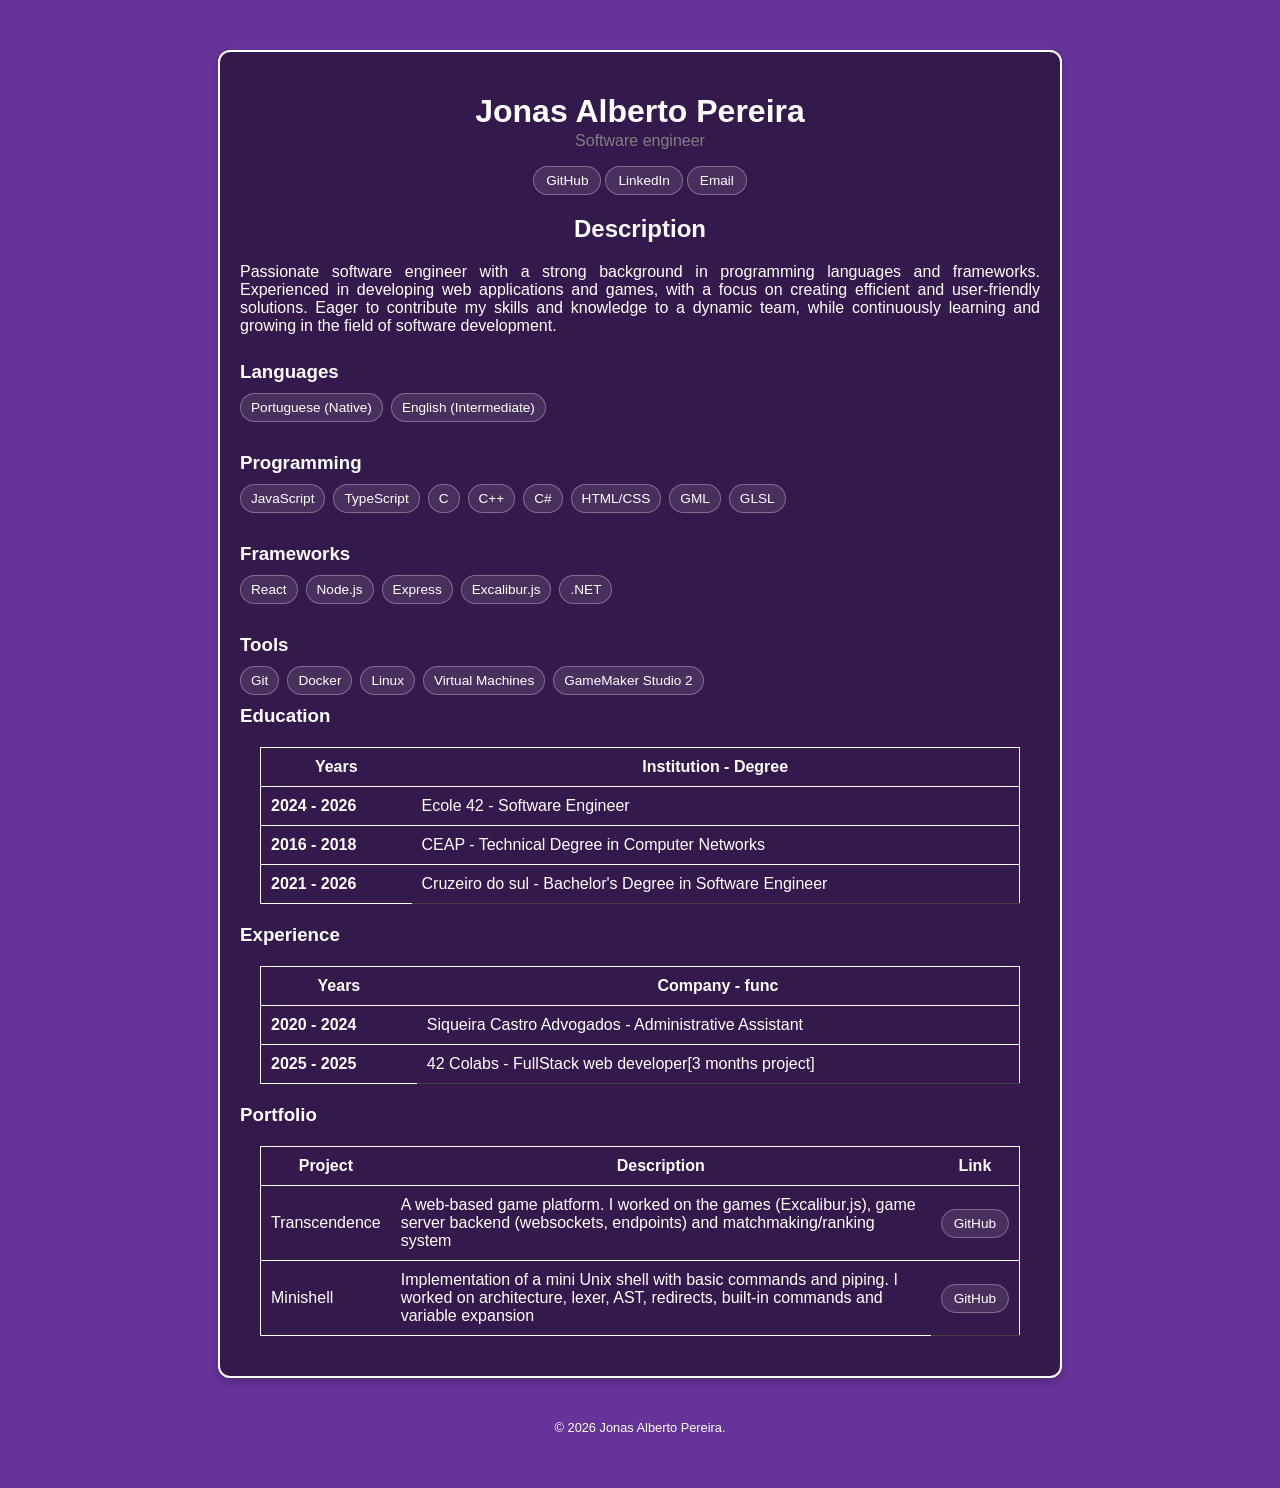
<file: Django-0/Initiation/ex01/cv.html>
<!DOCTYPE html>
<html lang="en-us">
	<head>
		<meta charset="UTF-8">
		<meta
			name="viewport"
			content="
				width=device-width,
				initial-scale=1.0
			"
		>
		<meta
			name="description"
			content="Resume"
		>
		<style>
			footer {
				margin-top: 20px;
				font-size: 0.8em;
				color: white;
			}
			body {
				margin: 0;
				min-height: 100vh;
				display: flex;
				flex-direction: column;
				justify-content: center;
				align-items: center;
				font-family: Arial, sans-serif;
				color: white;
				background-color: rebeccapurple;
				padding: 40px 0;
			}
			.card {
				margin: 10px;
				border: solid 2px white;
				border-collapse: collapse;
				background-color: rgba(0, 0, 0, .5);
				border-radius: 12px;
				padding: 20px;
				width: 100%;
				max-width: 800px;
				box-shadow: 0 4px 8px rgba(0, 0, 0, .2);
				text-align: center;
			}
			.subtitle {
				margin-top: -20px;
				color: gray;
			}
			.table {
				border-collapse: collapse;
				border: 1px solid white;
				margin: 20px;
				width: 95%;
			}
			.table th {
				padding: 10px;
				border-bottom: 1px solid white;
			}
			.table td {
				padding: 10px;
				border-bottom: 1px solid white;
				text-align: left;
			}
			.table td a {
				text-decoration: none;
				color: white;
				background: rgba(255, 255, 255, 0.1);
				border: 1px solid rgba(255, 255, 255, 0.3);
				padding: 6px 12px;
				border-radius: 20px;
				transition: 0.2s ease;
				font-size: 0.85rem;
			}
			.table td a:hover {
				background: white;
				color: rebeccapurple;
			}
			.table ul,
			.table ol {
				margin: 0;
				padding-left: 20px;
				text-align: end;
				list-style-position: inside;
			}
			.table tr:last-child td:last-child {
				border-color: #424242;
			}
			.links {
				display: flex;
				justify-content: center;
				gap: 4px;
				margin: 15px 0;
				flex-wrap: wrap;
			}
			.links a {
				text-decoration: none;
				color: white;
				background: rgba(255, 255, 255, 0.1);
				border: 1px solid rgba(255, 255, 255, 0.3);
				padding: 6px 12px;
				border-radius: 20px;
				transition: 0.2s ease;
				font-size: 0.85rem;
			}
			.links a:hover {
				background: white;
				color: rebeccapurple;
			}
			.description {
				text-align: justify;
				width: 100%;
			}
			.table_tittle {
				text-align: left;
				margin: 10px 0;
			}
			.skills {
				display: grid;
				gap: 20px;
				margin-top: 15px;
				text-align: left;
			}

			.skill-group h4 {
				margin-bottom: 10px;
				color: #ddd;
			}

			.tag-list {
				list-style: none;
				padding: 0;
				margin: 0;
				display: flex;
				flex-wrap: wrap;
				gap: 8px;
			}

			.tag-list li {
				background: rgba(255, 255, 255, 0.1);
				border: 1px solid rgba(255, 255, 255, 0.3);
				padding: 6px 10px;
				border-radius: 20px;
				font-size: 0.85rem;
				transition: 0.2s ease;
			}

			.tag-list li:hover {
				background: white;
				color: rebeccapurple;
				cursor: default;
			}
		</style>

		<title>Resume</title>
	</head>
	<body>
		<div class="card">
			<h1 style="color: white;">Jonas Alberto Pereira</h1>
			<p class="subtitle">Software engineer</p>
			
			<div class="links">
				<a href="https://github.com/oJonasRtz">GitHub</a>
				<a href="https://www.linkedin.com/in/jonasalpereira/">LinkedIn</a>
				<a href="mailto:jonasper19@gmail.com">Email</a>
			</div>

			<h2>Description</h2>
			<p class="description">
				Passionate software engineer with a strong background in programming languages and frameworks. Experienced in developing web applications and games, with a focus on creating efficient and user-friendly solutions. Eager to contribute my skills and knowledge to a dynamic team, while continuously learning and growing in the field of software development.
			</p>

			<div class="skills">
			
				<div class="skill-group">
					<h3 class="table_tittle">Languages</h3>
					<ol class="tag-list">
						<li>Portuguese (Native)</li>
						<li>English (Intermediate)</li>
					</ol>
				</div>
			
				<div class="skill-group">
					<h3 class="table_tittle">Programming</h3>
					<ul class="tag-list">
						<li>JavaScript</li>
						<li>TypeScript</li>
						<li>C</li>
						<li>C++</li>
						<li>C#</li>
						<li>HTML/CSS</li>
						<li>GML</li>
						<li>GLSL</li>
					</ul>
				</div>
			
				<div class="skill-group">
					<h3 class="table_tittle">Frameworks</h3>
					<ul class="tag-list">
						<li>React</li>
						<li>Node.js</li>
						<li>Express</li>
						<li>Excalibur.js</li>
						<li>.NET</li>
					</ul>
				</div>
			
				<div class="skill-group">
					<h3 class="table_tittle">Tools</h3>
					<ul class="tag-list">
						<li>Git</li>
						<li>Docker</li>
						<li>Linux</li>
						<li>Virtual Machines</li>
						<li>GameMaker Studio 2</li>
					</ul>
				</div>
			
			</div>

			<h3 class="table_tittle">Education</h3>
			<table class="table">
				<tr>
					<th>Years</th>
					<th>Institution - Degree</th>
				</tr>
				<tr>
					<td><strong>2024 - 2026</strong></td>
					<td>Ecole 42 - Software Engineer</td>
				</tr>
				<tr>
					<td><strong>2016 - 2018</strong></td>
					<td>CEAP - Technical Degree in Computer Networks</td>
				</tr>
				<tr>
					<td><strong>2021 - 2026</strong></td>
					<td>Cruzeiro do sul - Bachelor's Degree in Software Engineer</td>
				</tr>
			</table>

			<h3 class="table_tittle">Experience</h3>
			<table class="table">
				<tr>
					<th>Years</th>
					<th>Company - func</th>
				</tr>
				<tr>
					<td><strong>2020 - 2024</strong></td>
					<td>Siqueira Castro Advogados - Administrative Assistant</td>
				</tr>
				<tr>
					<td><strong>2025 - 2025</strong></td>
					<td>42 Colabs - FullStack web developer[3 months project]</td>
				</tr>
			</table>

			<h3 class="table_tittle">Portfolio</h3>
			<table class="table">
				<tr>
					<th>Project</th>
					<th>Description</th>
					<th>Link</th>
				</tr>
				<tr>
					<td>Transcendence</td>
					<td>A web-based game platform. I worked on the games (Excalibur.js), game server backend (websockets, endpoints) and matchmaking/ranking system</td>
					<td><a href="https://github.com/oJonasRtz/transcendence" target="_blank">GitHub</a></td>
				</tr>
				<tr>
					<td>Minishell</td>
					<td>Implementation of a mini Unix shell with basic commands and piping. I worked on architecture, lexer, AST, redirects, built-in commands and variable expansion</td>
					<td><a href="https://github.com/oJonasRtz/minishell" target="_blank">GitHub</a></td>
				</tr>
			</table>
		</div>

		<footer class="footer">
			<p>&copy; 2026 Jonas Alberto Pereira.</p>
		</footer>
	</body>
</html>
</file>
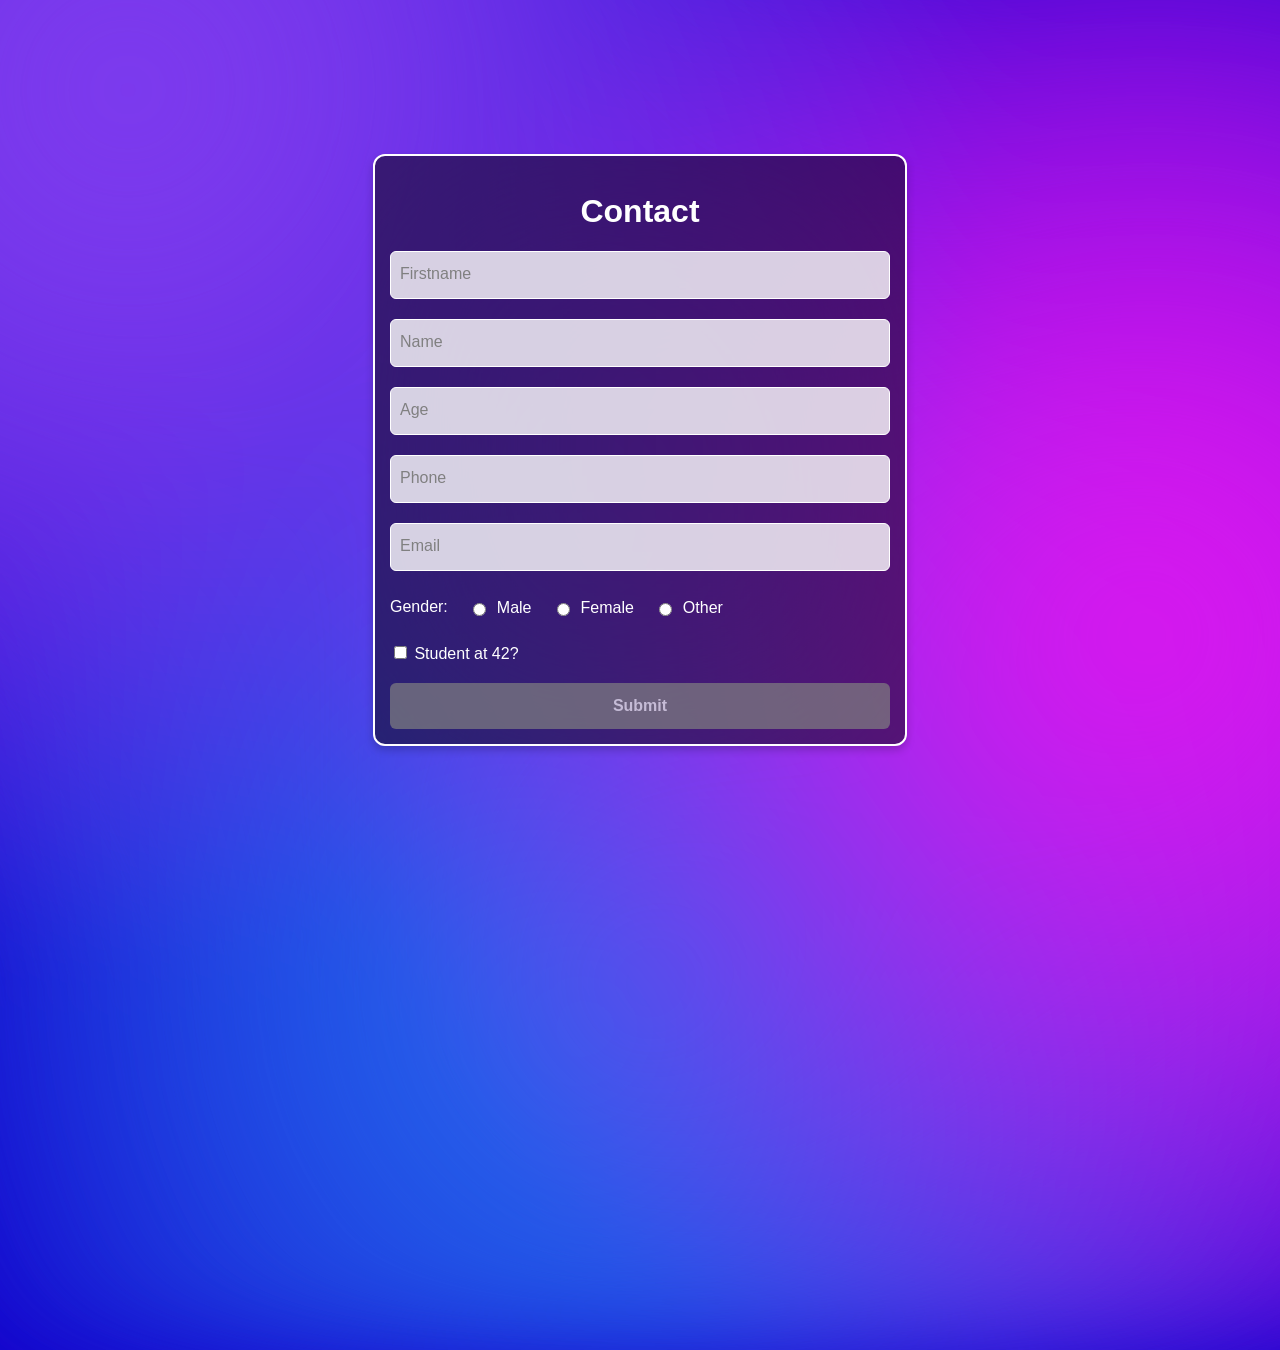
<file: Django-0/Initiation/ex02/form.html>
<!DOCTYPE html>
<html>
	<head>
		<meta charset="UTF-8">
		<meta
			name="viewport"
			content="
				width=device-width,
				initial-scale=1.0
			"
		>
		<meta
			name="description"
			content="Form"
		>

		<title>My Awesome Form</title>

		<style>
			body {
				margin: 0;
				min-height: 100vh;
				display: grid;
				place-items: center;
				font-family: Arial, sans-serif;
				color: white;
				padding: 40px 0;
				box-sizing: border-box;
				background: #1400cc;
				overflow: hidden;
				position: relative;
			}
			body::before,
			body::after {
				content: "";
				position: absolute;
				width: 200%;
				height: 200%;
				top: -50%;
				left: -50%;
				background: radial-gradient(circle at 30% 30%, #7c3aed, transparent 40%),
							radial-gradient(circle at 70% 60%, #d518ee, transparent 40%),
							radial-gradient(circle at 50% 80%, #2563eb, transparent 40%);
				animation: rotateBg 2s linear infinite;
				z-index: -1;
				filter: blur(50px);
			}

			body::after {
				animation-direction: reverse;
				animation-duration: 30s;
				opacity: 1;
			}
			.field {
				position: relative;
				margin-bottom: 20px;
				display: flex;
			}

			.field input[type="number"],
			.field input[type="tel"],
			.field input[type="email"],
			.field input[type="text"] {
				flex: 1;
				padding: 14px 10px;
				border: 1px solid white;
				border-radius: 6px;
				background-color: rgba(255, 255, 255, .8);
				font-size: 1em;
				outline: none;
			}

			.field label {
				position: absolute;
				left: 10px;
				top: 14px;
				color: gray;
				font-size: 1em;
				pointer-events: none;
				transition: 0.2s ease all;
			}

			/* focus or value */
			.field input:focus + label,
			.field input:not(:placeholder-shown) + label {
				top: -8px;
				left: 8px;
				font-size: 0.75em;
				color: white;
				background: rebeccapurple;
				padding: 0 4px;
			}

			.card {
				margin: 10px;
				border: solid 2px white;
				border-collapse: collapse;
				background-color: rgba(0, 0, 0, .5);
				border-radius: 12px;
				padding: 15px;
				width: 100%;
				max-width: 500px;
				box-shadow: 0 4px 8px rgba(0, 0, 0, .2);
				text-align: center;
				backdrop-filter: blur(120px);
			}
			.card button {
				width: 100%;
				padding: 14px;
				border: none;
				border-radius: 6px;
				background: linear-gradient(135deg, #3b82f6, #2563eb);
				color: white;
				font-size: 1em;
				cursor: pointer;
				transition: all 0.2s ease;
				font-weight: bold;
				box-shadow: 0 4px 10px rgba(0, 0, 0, .2);
			}
			.card button:hover {
				transform: translateY(-2px);
				box-shadow: 0 6px 12px rgba(0, 0, 0, .3);
			}
			.card button:active {
				transform: translateY(0);
				box-shadow: 0 3px 8px rgba(0, 0, 0, .2);
			}
			.card button:focus {
				outline: 2px solid white;
				outline-offset: 2px;
			}
			.card button:disabled {
				background: gray;
				cursor: not-allowed;
				box-shadow: none;
				opacity: .7;
			}

			.radio-option {
				display: flex;
				align-items: center;
				gap: 8px;
				margin-bottom: 6px;
				cursor: pointer;
			}
			.gender-field {
				display: flex;
				margin-bottom: 20px;
				text-align: left;
				gap: 20px;
				align-items: center;
			}
			.gender-field input[type="radio"] {
				transition: transform 0.15s ease;
			}
			.gender-field input[type="radio"]:hover {
				transform: scale(1.2);
			}
			.gender-field input[type="radio"]:active {
				transform: scale(0.9);
			}
			.radio-group {
				display: flex;
				gap: 20px;
				margin-top: 8px;
			}
			.check-group {
				margin-bottom: 20px;
				text-align: left;
			}
			.check-group input[type="checkbox"] {
				transition: transform 0.15s ease;
			}
			.check-group input[type="checkbox"]:active {
				transform: scale(0.9);
			}
			.check-group input[type="checkbox"]:hover {
				transform: scale(1.1);
			}
			.check-group input[type="checkbox"]:checked {
				animation: bounce 0.3s ease;
			}

			@keyframes rotateBg {
				0% {
					transform: rotate(0deg) scale(1);
				}
				50% {
					transform: rotate(180deg) scale(1.2);
				}
				100% {
					transform: rotate(360deg) scale(1);
				}
			}

			@keyframes bounce {
				0% { transform: scale(1);}
				30% { transform: scale(1.3);}
				60% { transform: scale(.9);}
				100% { transform: scale(1);}
			}
		</style>

		<script src="popup.js" defer></script>
	</head>
	<body>

		<form class="card" id="contact-form">
			<h1>Contact</h1>

			<div class="field">
				<input id="firstname" type="text" name="firstname" placeholder=" " required>
				<label>Firstname</label>
			</div>
			
			<div class="field">
				<input type="text" id="name" name="name" placeholder=" " required>
				<label>Name</label>
			</div>
			
			<div class="field">
				<input type="number" id="age" name="age" placeholder=" " required>
				<label>Age</label>
			</div>
			
			<div class="field">
				<input type="tel" id="phone" name="phone" placeholder=" " required>
				<label>Phone</label>
			</div>

			<div class="field">
				<input type="email" id="email" name="email" placeholder=" " required>
				<label>Email</label>
			</div>
			
			<!-- checkboxes -->

			<div class="gender-field">
				<label>Gender: </label>

				<div class="radio-group">
					<label class="radio-option">
						<input type="radio" id="gender_male" name="gender" value="male" required>
						Male
					</label>
					<label class="radio-option">
						<input type="radio" id="gender_female" name="gender" value="female">
						Female
					</label>
					<label class="radio-option">
						<input type="radio" id="gender_other" name="gender" value="other">
						Other
					</label>
				</div>
			</div>

			<div class="check-group">
				<label>
					<input type="checkbox" id="student" name="is_student" value="yes">
					Student at 42?
				</label>
			</div>

			<button id="submit_btn" type="submit" onclick="displayFormContents()" disabled>Submit</button>
		</form>
		<script>
			const form = document.getElementById('contact-form');
			const button = document.getElementById('submit_btn');

			form.addEventListener('input', () => {
				button.disabled = !form.checkValidity();
			})
		</script>
	</body>
</html>
</file>
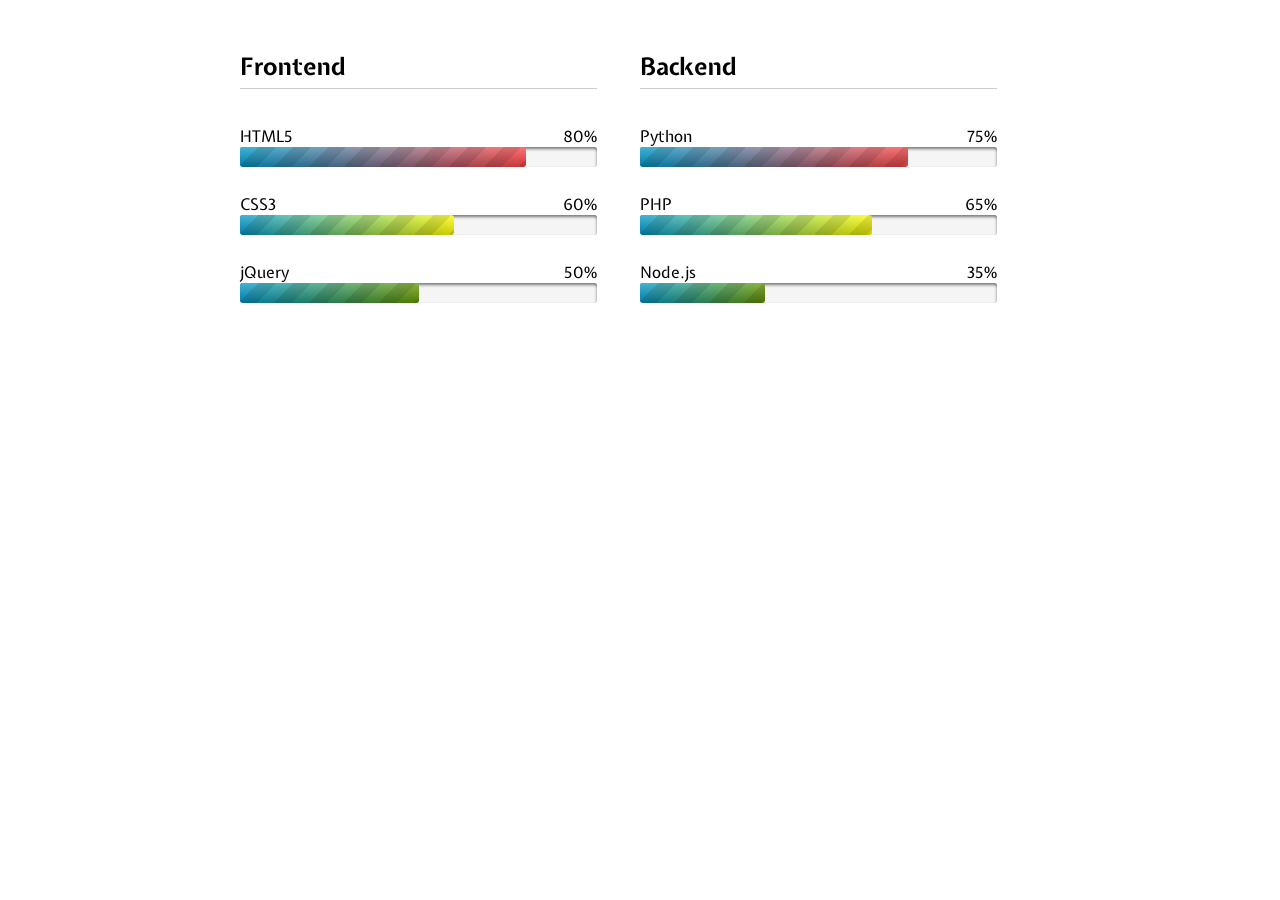
<file: Django-0/Initiation/ex03/copy.html>
<!DOCTYPE html>
<html lang="en">
	<head>
		<meta charset="UTF-8">
		<meta
			name="viewport"
			content="
				width=device-width,
				initial-scale=1.0
			"
		>
		<title>Copycat</title>
		<link
			rel="stylesheet"
			href="style.css"
		/>
	</head>
	<body>
		<ul>
			<li>
				<h2>Frontend</h2>
				
				<p data-value="80">HTML5</p>
				<progress class="html5" value="80" max="100"></progress>

				<p data-value="60">CSS3</p>
				<progress class="css3" value="60" max="100"></progress>

				<p data-value="50">jQuery</p>
				<progress class="jquery" value="50" max="100"></progress>
			</li>
			<li>
				<h2>Backend</h2>

				<p data-value="75">Python</p>
				<progress class="python" value="75" max="100"></progress>

				<p data-value="65">PHP</p>
				<progress class="php" value="65" max="100"></progress>

				<p data-value="35">Node.js</p>
				<progress class="node-js" value="35" max="100"></progress>
			</li>
		</ul>
	</body>
</html>
</file>
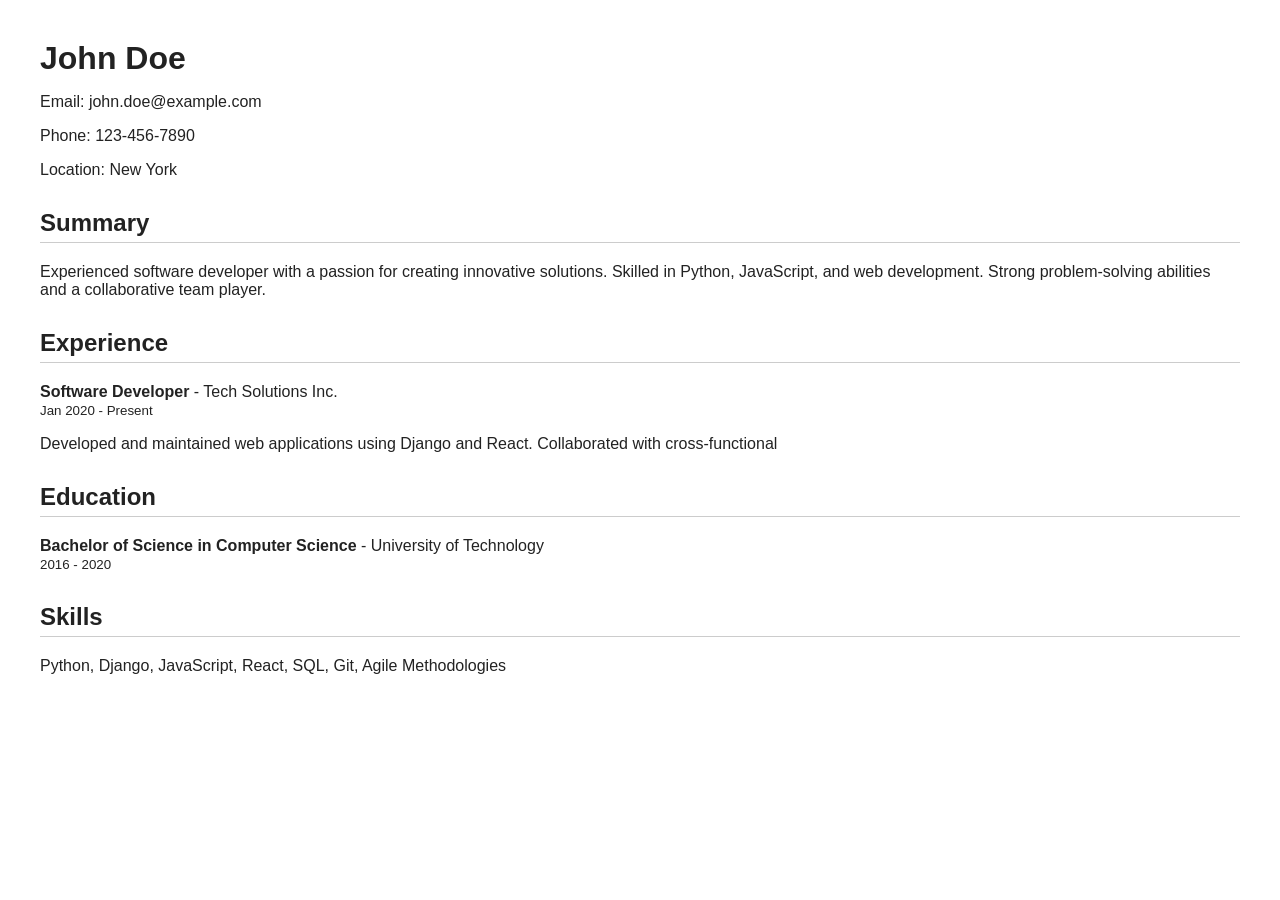
<file: Django-0/Oob/ex00/myCv.html>
<!DOCTYPE html>
<html lang="en">
	<head>
		<meta charset="utf-8">
		<meta name="viewport" content="width=device-width, initial-scale=1">
		<title>John Doe's CV</title>

		<style>
			body {
				font-family: Arial, sans-serif;
				margin: 40px;
				color: #222;
			}

			h1 {
				margin-bottom: 5px;
			}

			h2 {
				margin-top: 30px;
				border-bottom: 1px solid #ccc;
				padding-bottom: 5px;
			}

			.info {
				margin-bottom: 20px;
			}

			.section {
				margin-bottom: 20px;
			}

			.item {
				margin-bottom: 10px;
			}
		</style>
	</head>
	<body>
		<main>
			<h1>John Doe</h1>

			<header class="info">
				<p>Email: john.doe@example.com</p>
				<p>Phone: 123-456-7890</p>
				<p>Location: New York</p>
			</header>

			<section class="section">
				<h2>Summary</h2>
				<p>Experienced software developer with a passion for creating innovative solutions. Skilled in Python, JavaScript, and web development. Strong problem-solving abilities and a collaborative team player.</p>
			</section>

			<section class="section">
				<h2>Experience</h2>

				<div class="item">
					<strong>Software Developer</strong> - Tech Solutions Inc.<br>
					<small>Jan 2020 - Present</small>
					<p>Developed and maintained web applications using Django and React. Collaborated with cross-functional</p>
				</div>
			</section>

			<section class="section">
				<h2>Education</h2>

				<div class="item">
					<strong>Bachelor of Science in Computer Science</strong> - University of Technology<br>
					<small>2016 - 2020</small>
				</div>
			</section>

			<section class="section">
				<h2>Skills</h2>
				<p>Python, Django, JavaScript, React, SQL, Git, Agile Methodologies</p>
			</section>
		</main>
	</body>
</html>
</file>
<file: Django-0/Initiation/ex03/style.css>
@import url(http://fonts.googleapis.com/css?family=Expletus+Sans);

/* Basic resets */

* {
	margin:0; padding:0;
	box-sizing: border-box;
}

body {
margin: 50px auto 0;
max-width: 800px;

font-family: "Expletus Sans", sans-serif;
}

li {

	width: 50%;
	float: left;
	list-style-type: none;

	padding-right: 5.3333333%;
}

li:nth-child(even) { margin-bottom: 5em;}

h2 {
	margin: 0 0 1.5em;
	border-bottom: 1px solid #ccc;

	padding: 0 0 .25em;
}

/* Styling an indeterminate progress bar */

progress:not(value) {
	/* Add your styles here. As part of this walkthrough we will focus only on determinate progress bars. */
}

/* Styling the determinate progress element */

progress[value] {
	/* Get rid of the default appearance */
	appearance: none;

	/* This unfortunately leaves a trail of border behind in Firefox and Opera. We can remove that by setting the border to none. */
	border: none;

	/* Add dimensions */
	width: 100%; height: 20px;

	/* Although firefox doesn't provide any additional pseudo class to style the progress element container, any style applied here works on the container. */
	  background-color: whiteSmoke;
	  border-radius: 3px;
	  box-shadow: 0 2px 3px rgba(0,0,0,.5) inset;

	/* Of all IE, only IE10 supports progress element that too partially. It only allows to change the background-color of the progress value using the 'color' attribute. */
	color: royalblue;

	position: relative;
	margin: 0 0 1.5em;
}

/*
Webkit browsers provide two pseudo classes that can be use to style HTML5 progress element.
-webkit-progress-bar -> To style the progress element container
-webkit-progress-value -> To style the progress element value.
*/

progress[value]::-webkit-progress-bar {
	background-color: whiteSmoke;
	border-radius: 3px;
	box-shadow: 0 2px 3px rgba(0,0,0,.5) inset;
}

progress[value]::-webkit-progress-value {
	position: relative;

	background-size: 35px 20px, 100% 100%, 100% 100%;
	border-radius:3px;

	/* Let's animate this */
	animation: animate-stripes 5s linear infinite;
}

@keyframes animate-stripes { 100% { background-position: -100px 0; } }

/* Let's spice up things little bit by using pseudo elements. */

progress[value]::-webkit-progress-value:after {
	/* Only webkit/blink browsers understand pseudo elements on pseudo classes. A rare phenomenon! */
	content: '';
	position: absolute;

	width:5px; height:5px;
	top:7px; right:7px;

	background-color: white;
	border-radius: 100%;
}

/* Firefox provides a single pseudo class to style the progress element value and not for container. -moz-progress-bar */

progress[value]::-moz-progress-bar {
	/* Gradient background with Stripes */
	background-image:
	-moz-linear-gradient( 135deg,
													 transparent,
													 transparent 33%,
													 rgba(0,0,0,.1) 33%,
													 rgba(0,0,0,.1) 66%,
													 transparent 66%),
    -moz-linear-gradient( top,
														rgba(255, 255, 255, .25),
														rgba(0,0,0,.2)),
     -moz-linear-gradient( left, #09c, #f44);

	background-size: 35px 20px, 100% 100%, 100% 100%;
	border-radius:3px;

	/* Firefox doesn't support CSS3 keyframe animations on progress element. Hence, we did not include animate-stripes in this code block */
}

/* Fallback technique styles */
.progress-bar {
	background-color: whiteSmoke;
	border-radius: 3px;
	box-shadow: 0 2px 3px rgba(0,0,0,.5) inset;

	/* Dimensions should be similar to the parent progress element. */
	width: 100%; height:20px;
}

.progress-bar span {
	background-color: royalblue;
	border-radius: 3px;

	display: block;
	text-indent: -9999px;
}

p[data-value] {

  position: relative;
}

/* The percentage will automatically fall in place as soon as we make the width fluid. Now making widths fluid. */

p[data-value]:after {
	content: attr(data-value) '%';
	position: absolute; right:0;
}





.html5::-webkit-progress-value,
.python::-webkit-progress-value  {
	/* Gradient background with Stripes */
	background-image:
	-webkit-linear-gradient( 135deg,
													 transparent,
													 transparent 33%,
													 rgba(0,0,0,.1) 33%,
													 rgba(0,0,0,.1) 66%,
													 transparent 66%),
    -webkit-linear-gradient( top,
														rgba(255, 255, 255, .25),
														rgba(0,0,0,.2)),
     -webkit-linear-gradient( left, #09c, #f44);
}

.css3::-webkit-progress-value,
.php::-webkit-progress-value
{
	/* Gradient background with Stripes */
	background-image:
	-webkit-linear-gradient( 135deg,
													 transparent,
													 transparent 33%,
													 rgba(0,0,0,.1) 33%,
													 rgba(0,0,0,.1) 66%,
													 transparent 66%),
    -webkit-linear-gradient( top,
														rgba(255, 255, 255, .25),
														rgba(0,0,0,.2)),
     -webkit-linear-gradient( left, #09c, #ff0);
}

.jquery::-webkit-progress-value,
.node-js::-webkit-progress-value
{
	/* Gradient background with Stripes */
	background-image:
	-webkit-linear-gradient( 135deg,
													 transparent,
													 transparent 33%,
													 rgba(0,0,0,.1) 33%,
													 rgba(0,0,0,.1) 66%,
													 transparent 66%),
    -webkit-linear-gradient( top,
														rgba(255, 255, 255, .25),
														rgba(0,0,0,.2)),
     -webkit-linear-gradient( left, #09c, #690);
}

/* Similarly, for Mozillaa. Unfortunately combining the styles for different browsers will break every other browser. Hence, we need a separate block. */

.html5::-moz-progress-bar,
.php::-moz-progress-bar {
	/* Gradient background with Stripes */
	background-image:
	-moz-linear-gradient( 135deg,
													 transparent,
													 transparent 33%,
													 rgba(0,0,0,.1) 33%,
													 rgba(0,0,0,.1) 66%,
													 transparent 66%),
    -moz-linear-gradient( top,
														rgba(255, 255, 255, .25),
														rgba(0,0,0,.2)),
     -moz-linear-gradient( left, #09c, #f44);
}

.css3::-moz-progress-bar,
.php::-moz-progress-bar {
	/* Gradient background with Stripes */
	background-image:
	-moz-linear-gradient( 135deg,
													 transparent,
													 transparent 33%,
													 rgba(0,0,0,.1) 33%,
													 rgba(0,0,0,.1) 66%,
													 transparent 66%),
    -moz-linear-gradient( top,
														rgba(255, 255, 255, .25),
														rgba(0,0,0,.2)),
     -moz-linear-gradient( left, #09c, #ff0);
}

.jquery::-moz-progress-bar,
.node-js::-moz-progress-bar {
	/* Gradient background with Stripes */
	background-image:
	-moz-linear-gradient( 135deg,
													 transparent,
													 transparent 33%,
													 rgba(0,0,0,.1) 33%,
													 rgba(0,0,0,.1) 66%,
													 transparent 66%),
    -moz-linear-gradient( top,
														rgba(255, 255, 255, .25),
														rgba(0,0,0,.2)),
     -moz-linear-gradient( left, #09c, #690);
}

/* Now we are good to duplicate html code for other skills and then add the css code for the new skill based on data-skill */


/* THE END */
</file>
